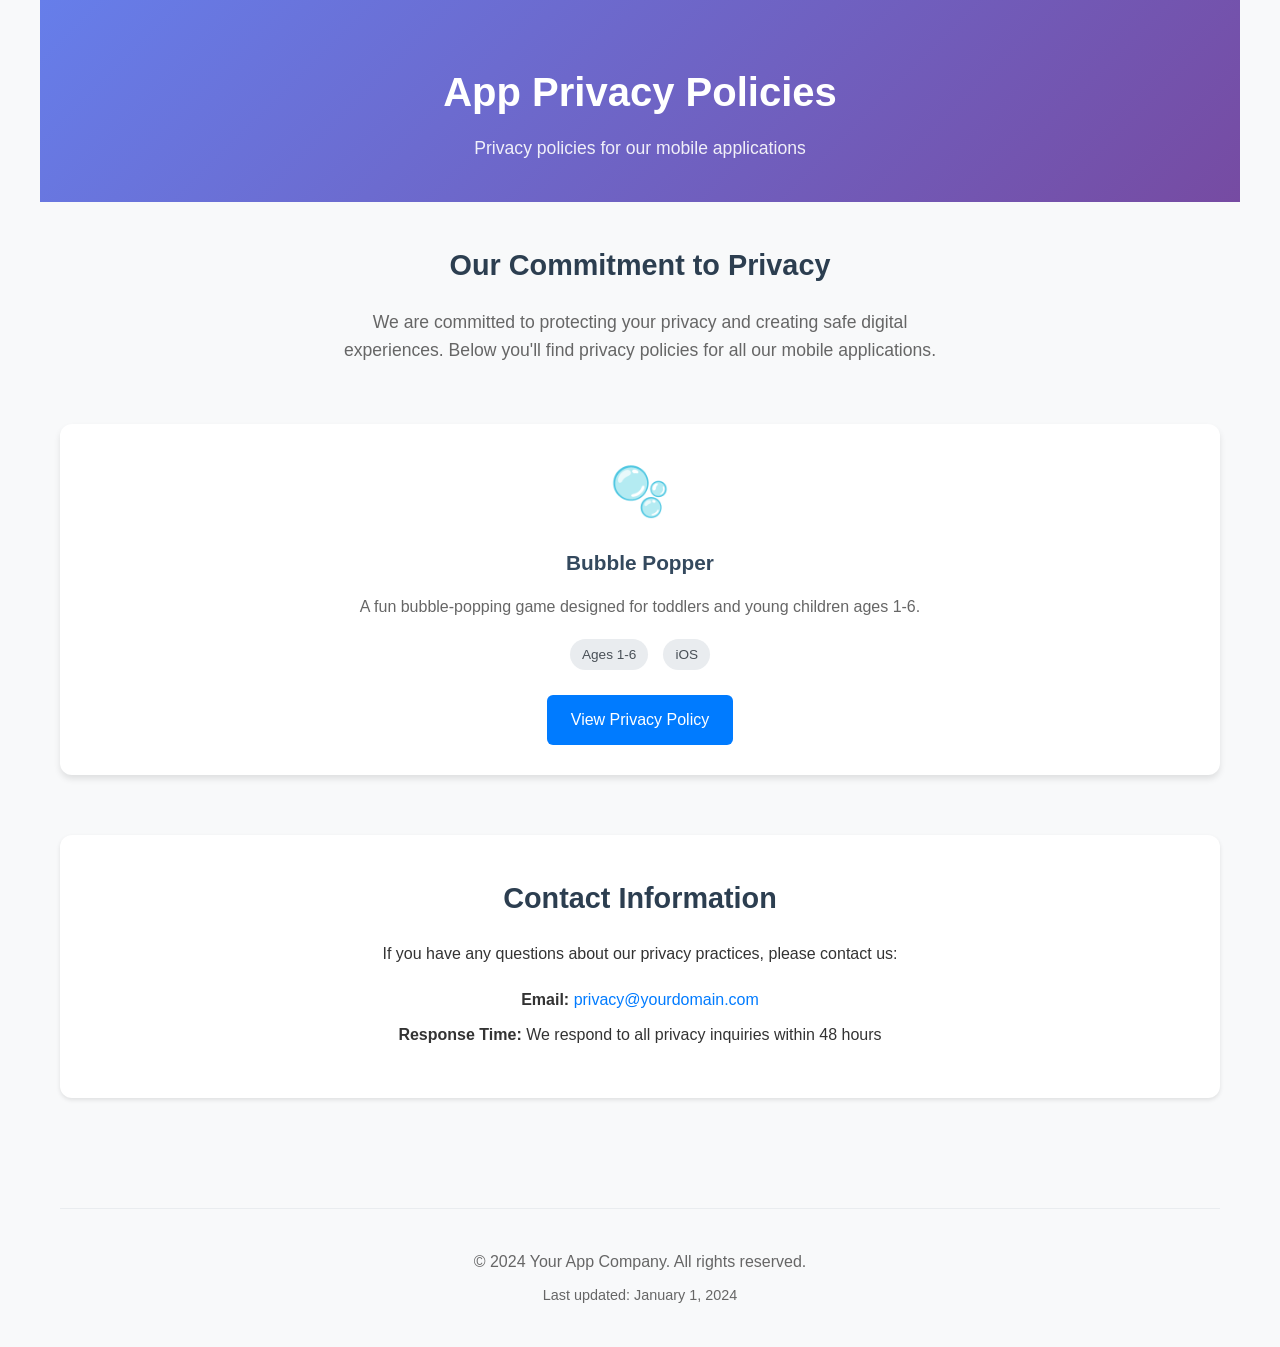
<file: HTML/index.html>
<!DOCTYPE html>
<html lang="en">
<head>
    <meta charset="UTF-8">
    <meta name="viewport" content="width=device-width, initial-scale=1.0">
    <title>App Privacy Policies</title>
    <link rel="stylesheet" href="styles.css">
</head>
<body>
    <div class="container">
        <header>
            <h1>App Privacy Policies</h1>
            <p class="subtitle">Privacy policies for our mobile applications</p>
        </header>

        <main>
            <section class="intro">
                <h2>Our Commitment to Privacy</h2>
                <p>We are committed to protecting your privacy and creating safe digital experiences. Below you'll find privacy policies for all our mobile applications.</p>
            </section>

            <section class="apps-grid">
                <div class="app-card">
                    <div class="app-icon">🫧</div>
                    <h3>Bubble Popper</h3>
                    <p>A fun bubble-popping game designed for toddlers and young children ages 1-6.</p>
                    <div class="app-details">
                        <span class="age-rating">Ages 1-6</span>
                        <span class="platform">iOS</span>
                    </div>
                    <a href="bubble-popper-privacy.html" class="privacy-link">View Privacy Policy</a>
                </div>

                <!-- Template for future apps -->
                <!-- 
                <div class="app-card">
                    <div class="app-icon">🎮</div>
                    <h3>Your Next App</h3>
                    <p>Description of your next app.</p>
                    <div class="app-details">
                        <span class="age-rating">Ages X-Y</span>
                        <span class="platform">iOS</span>
                    </div>
                    <a href="next-app-privacy.html" class="privacy-link">View Privacy Policy</a>
                </div>
                -->
            </section>

            <section class="contact">
                <h2>Contact Information</h2>
                <p>If you have any questions about our privacy practices, please contact us:</p>
                <div class="contact-info">
                    <p><strong>Email:</strong> <a href="mailto:privacy@yourdomain.com">privacy@yourdomain.com</a></p>
                    <p><strong>Response Time:</strong> We respond to all privacy inquiries within 48 hours</p>
                </div>
            </section>
        </main>

        <footer>
            <p>&copy; 2024 Your App Company. All rights reserved.</p>
            <p class="last-updated">Last updated: <time datetime="2024-01-01">January 1, 2024</time></p>
        </footer>
    </div>
</body>
</html>
</file>
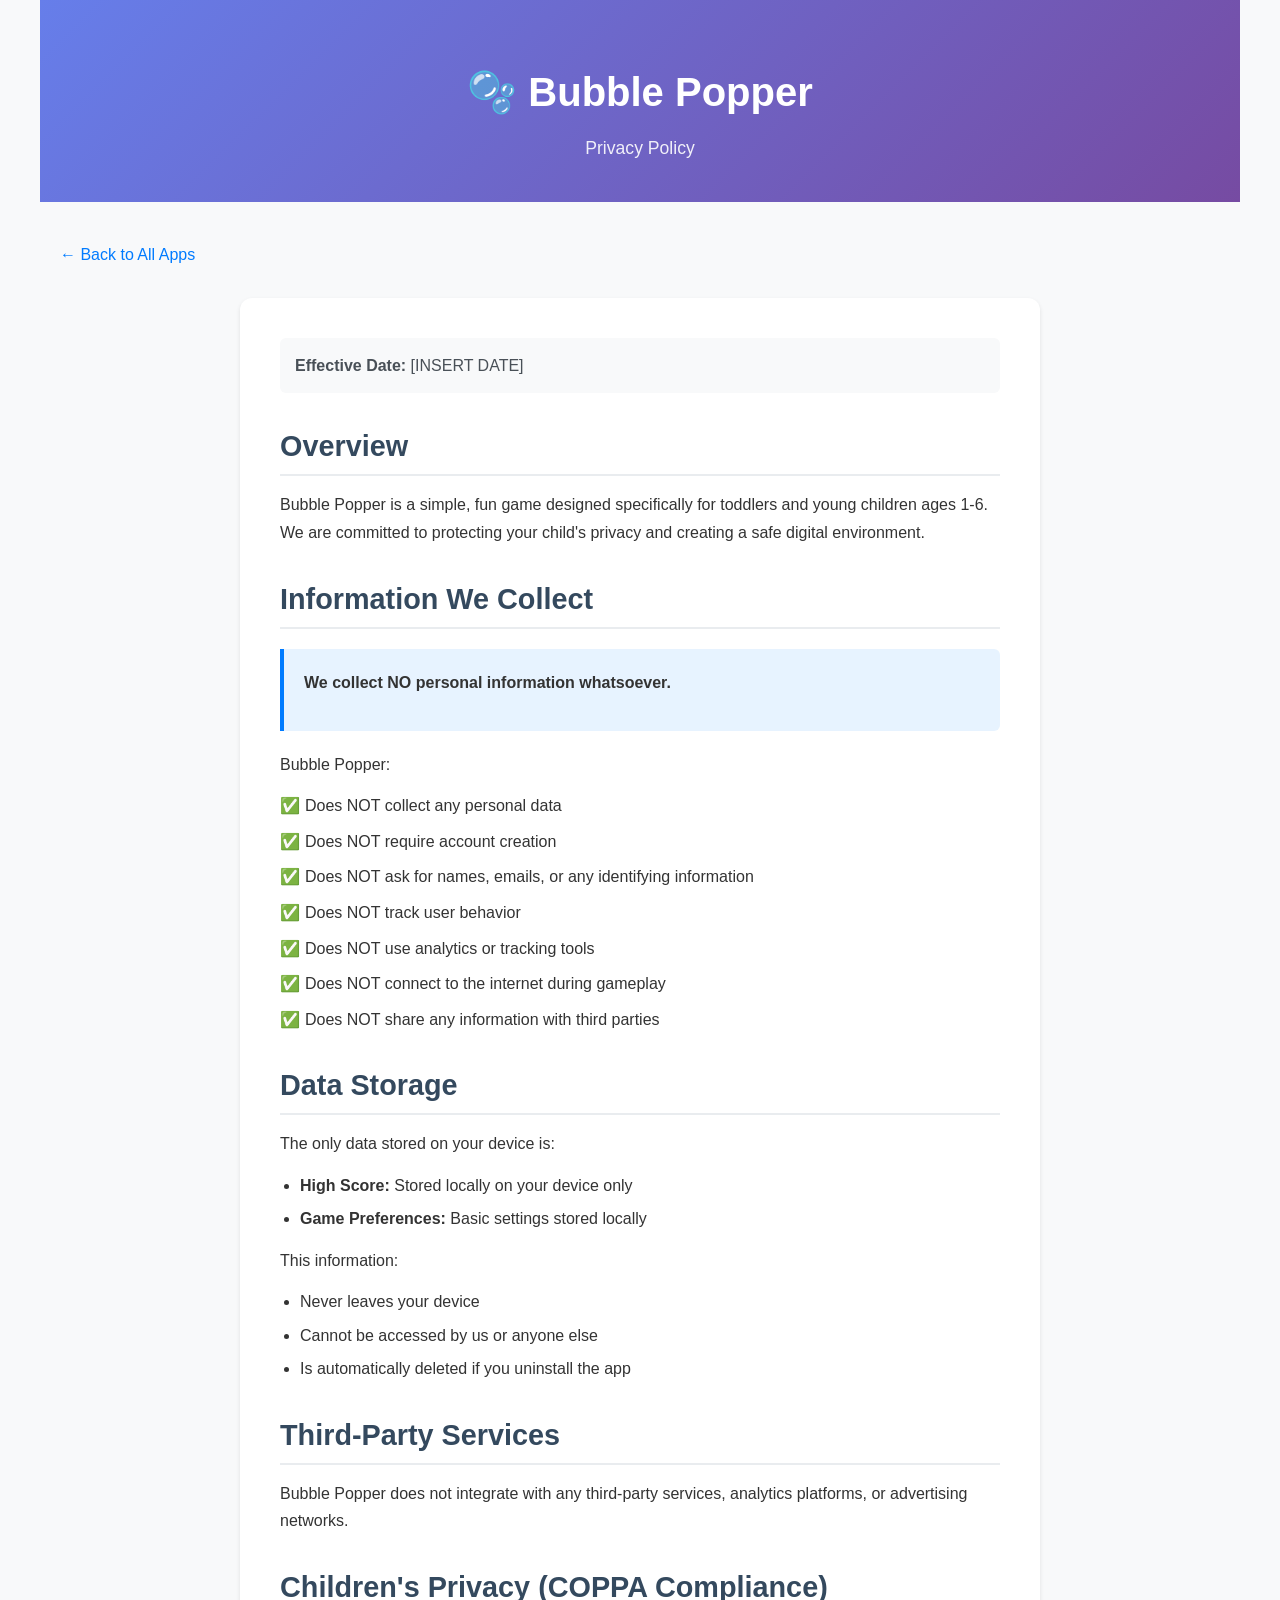
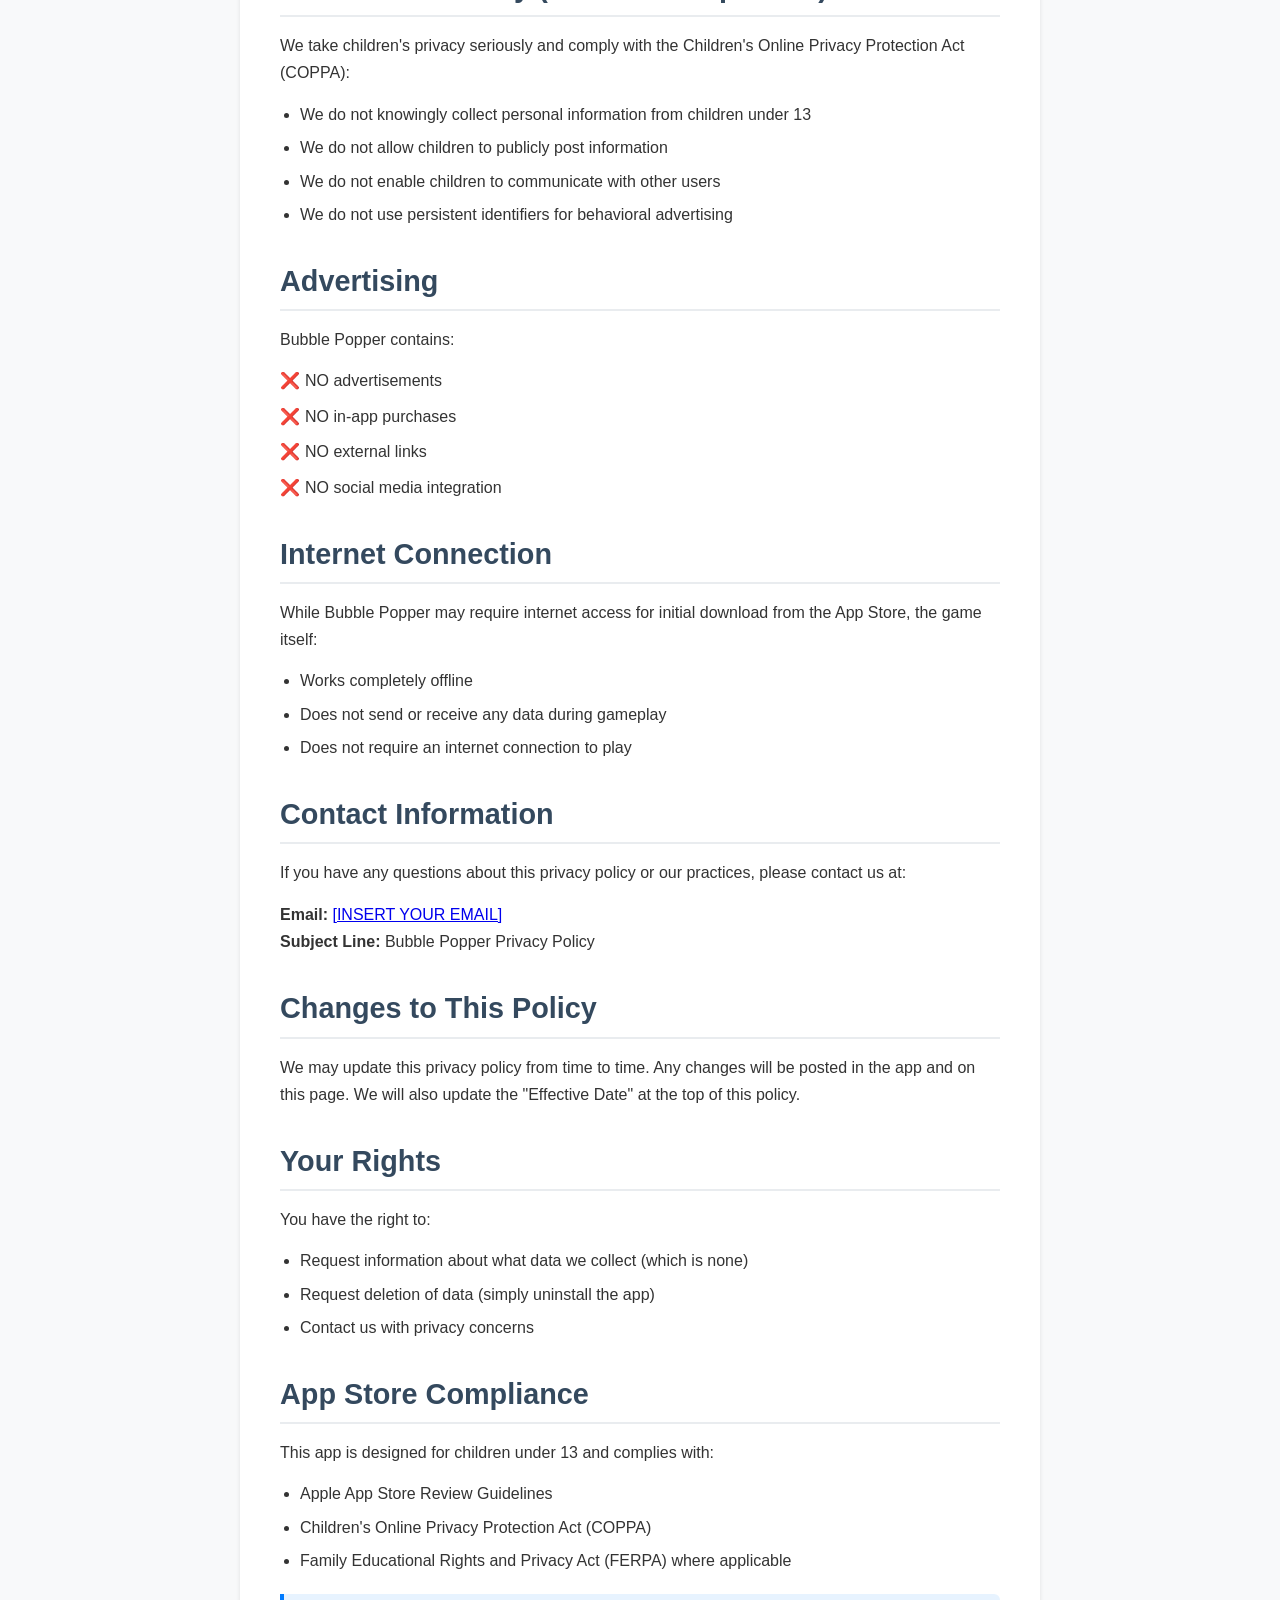
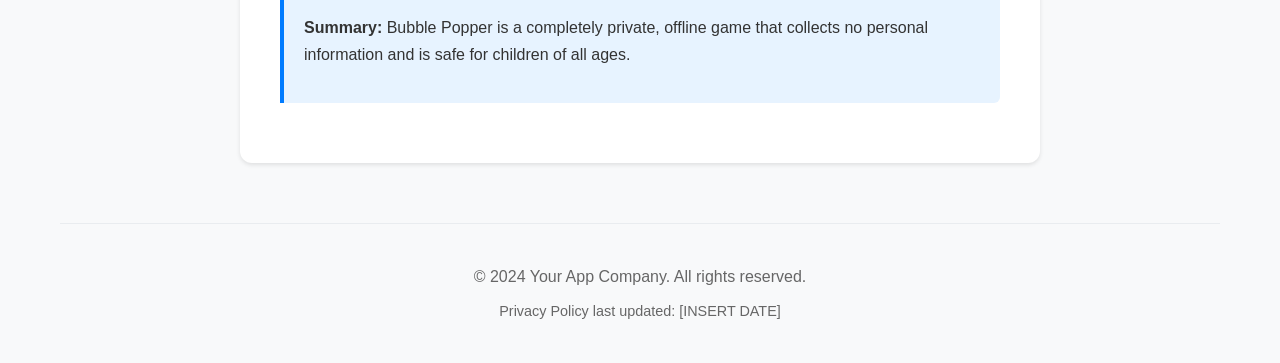
<file: HTML/bubble-popper-privacy.html>
<!DOCTYPE html>
<html lang="en">
<head>
    <meta charset="UTF-8">
    <meta name="viewport" content="width=device-width, initial-scale=1.0">
    <title>Bubble Popper - Privacy Policy</title>
    <link rel="stylesheet" href="styles.css">
</head>
<body>
    <div class="container">
        <header>
            <h1>🫧 Bubble Popper</h1>
            <p class="subtitle">Privacy Policy</p>
        </header>

        <main>
            <a href="index.html" class="back-link">← Back to All Apps</a>
            
            <div class="privacy-policy">
                <div class="effective-date">
                    <strong>Effective Date:</strong> [INSERT DATE]
                </div>

                <h2>Overview</h2>
                <p>Bubble Popper is a simple, fun game designed specifically for toddlers and young children ages 1-6. We are committed to protecting your child's privacy and creating a safe digital environment.</p>

                <h2>Information We Collect</h2>
                <div class="highlight">
                    <p><strong>We collect NO personal information whatsoever.</strong></p>
                </div>

                <p>Bubble Popper:</p>
                <ul class="check-list">
                    <li>Does NOT collect any personal data</li>
                    <li>Does NOT require account creation</li>
                    <li>Does NOT ask for names, emails, or any identifying information</li>
                    <li>Does NOT track user behavior</li>
                    <li>Does NOT use analytics or tracking tools</li>
                    <li>Does NOT connect to the internet during gameplay</li>
                    <li>Does NOT share any information with third parties</li>
                </ul>

                <h2>Data Storage</h2>
                <p>The only data stored on your device is:</p>
                <ul>
                    <li><strong>High Score:</strong> Stored locally on your device only</li>
                    <li><strong>Game Preferences:</strong> Basic settings stored locally</li>
                </ul>

                <p>This information:</p>
                <ul>
                    <li>Never leaves your device</li>
                    <li>Cannot be accessed by us or anyone else</li>
                    <li>Is automatically deleted if you uninstall the app</li>
                </ul>

                <h2>Third-Party Services</h2>
                <p>Bubble Popper does not integrate with any third-party services, analytics platforms, or advertising networks.</p>

                <h2>Children's Privacy (COPPA Compliance)</h2>
                <p>We take children's privacy seriously and comply with the Children's Online Privacy Protection Act (COPPA):</p>
                <ul>
                    <li>We do not knowingly collect personal information from children under 13</li>
                    <li>We do not allow children to publicly post information</li>
                    <li>We do not enable children to communicate with other users</li>
                    <li>We do not use persistent identifiers for behavioral advertising</li>
                </ul>

                <h2>Advertising</h2>
                <p>Bubble Popper contains:</p>
                <ul class="x-list">
                    <li>NO advertisements</li>
                    <li>NO in-app purchases</li>
                    <li>NO external links</li>
                    <li>NO social media integration</li>
                </ul>

                <h2>Internet Connection</h2>
                <p>While Bubble Popper may require internet access for initial download from the App Store, the game itself:</p>
                <ul>
                    <li>Works completely offline</li>
                    <li>Does not send or receive any data during gameplay</li>
                    <li>Does not require an internet connection to play</li>
                </ul>

                <h2>Contact Information</h2>
                <p>If you have any questions about this privacy policy or our practices, please contact us at:</p>
                <p><strong>Email:</strong> <a href="mailto:[INSERT YOUR EMAIL]">[INSERT YOUR EMAIL]</a><br>
                <strong>Subject Line:</strong> Bubble Popper Privacy Policy</p>

                <h2>Changes to This Policy</h2>
                <p>We may update this privacy policy from time to time. Any changes will be posted in the app and on this page. We will also update the "Effective Date" at the top of this policy.</p>

                <h2>Your Rights</h2>
                <p>You have the right to:</p>
                <ul>
                    <li>Request information about what data we collect (which is none)</li>
                    <li>Request deletion of data (simply uninstall the app)</li>
                    <li>Contact us with privacy concerns</li>
                </ul>

                <h2>App Store Compliance</h2>
                <p>This app is designed for children under 13 and complies with:</p>
                <ul>
                    <li>Apple App Store Review Guidelines</li>
                    <li>Children's Online Privacy Protection Act (COPPA)</li>
                    <li>Family Educational Rights and Privacy Act (FERPA) where applicable</li>
                </ul>

                <div class="highlight">
                    <p><strong>Summary:</strong> Bubble Popper is a completely private, offline game that collects no personal information and is safe for children of all ages.</p>
                </div>
            </div>
        </main>

        <footer>
            <p>&copy; 2024 Your App Company. All rights reserved.</p>
            <p class="last-updated">Privacy Policy last updated: <time datetime="2024-01-01">[INSERT DATE]</time></p>
        </footer>
    </div>
</body>
</html>
</file>
<file: HTML/styles.css>
/* Reset and Base Styles */
* {
    margin: 0;
    padding: 0;
    box-sizing: border-box;
}

body {
    font-family: -apple-system, BlinkMacSystemFont, 'Segoe UI', Roboto, Oxygen, Ubuntu, Cantarell, sans-serif;
    line-height: 1.6;
    color: #333;
    background-color: #f8f9fa;
}

.container {
    max-width: 1200px;
    margin: 0 auto;
    padding: 0 20px;
    min-height: 100vh;
    display: flex;
    flex-direction: column;
}

/* Header */
header {
    text-align: center;
    padding: 60px 0 40px;
    background: linear-gradient(135deg, #667eea 0%, #764ba2 100%);
    color: white;
    margin: 0 -20px;
    margin-bottom: 40px;
}

h1 {
    font-size: 2.5rem;
    font-weight: 700;
    margin-bottom: 10px;
}

.subtitle {
    font-size: 1.1rem;
    opacity: 0.9;
    font-weight: 300;
}

/* Main Content */
main {
    flex: 1;
}

section {
    margin-bottom: 50px;
}

h2 {
    font-size: 1.8rem;
    margin-bottom: 20px;
    color: #2c3e50;
}

h3 {
    font-size: 1.3rem;
    margin-bottom: 10px;
    color: #34495e;
}

/* Intro Section */
.intro {
    text-align: center;
    max-width: 600px;
    margin: 0 auto 60px;
}

.intro p {
    font-size: 1.1rem;
    color: #666;
}

/* Apps Grid */
.apps-grid {
    display: grid;
    grid-template-columns: repeat(auto-fit, minmax(300px, 1fr));
    gap: 30px;
    margin-bottom: 60px;
}

.app-card {
    background: white;
    border-radius: 12px;
    padding: 30px;
    box-shadow: 0 4px 6px rgba(0, 0, 0, 0.1);
    transition: transform 0.2s ease, box-shadow 0.2s ease;
    text-align: center;
}

.app-card:hover {
    transform: translateY(-5px);
    box-shadow: 0 8px 20px rgba(0, 0, 0, 0.15);
}

.app-icon {
    font-size: 3rem;
    margin-bottom: 15px;
}

.app-card h3 {
    margin-bottom: 15px;
}

.app-card p {
    color: #666;
    margin-bottom: 20px;
    line-height: 1.5;
}

.app-details {
    display: flex;
    justify-content: center;
    gap: 15px;
    margin-bottom: 25px;
}

.age-rating, .platform {
    background: #e9ecef;
    padding: 5px 12px;
    border-radius: 20px;
    font-size: 0.85rem;
    color: #495057;
    font-weight: 500;
}

.privacy-link {
    display: inline-block;
    background: #007bff;
    color: white;
    padding: 12px 24px;
    text-decoration: none;
    border-radius: 6px;
    font-weight: 500;
    transition: background-color 0.2s ease;
}

.privacy-link:hover {
    background: #0056b3;
}

/* Contact Section */
.contact {
    background: white;
    padding: 40px;
    border-radius: 12px;
    box-shadow: 0 2px 4px rgba(0, 0, 0, 0.1);
    text-align: center;
}

.contact-info {
    margin-top: 20px;
}

.contact-info p {
    margin-bottom: 10px;
}

.contact-info a {
    color: #007bff;
    text-decoration: none;
}

.contact-info a:hover {
    text-decoration: underline;
}

/* Footer */
footer {
    text-align: center;
    padding: 40px 0;
    color: #666;
    border-top: 1px solid #e9ecef;
    margin-top: 60px;
}

.last-updated {
    font-size: 0.9rem;
    margin-top: 10px;
}

/* Privacy Policy Styles */
.privacy-policy {
    background: white;
    padding: 40px;
    border-radius: 12px;
    box-shadow: 0 2px 4px rgba(0, 0, 0, 0.1);
    max-width: 800px;
    margin: 0 auto;
}

.privacy-policy h1 {
    color: #2c3e50;
    margin-bottom: 10px;
    font-size: 2.2rem;
}

.privacy-policy h2 {
    color: #34495e;
    margin-top: 30px;
    margin-bottom: 15px;
    padding-bottom: 5px;
    border-bottom: 2px solid #e9ecef;
}

.privacy-policy h3 {
    margin-top: 25px;
    margin-bottom: 10px;
}

.privacy-policy p {
    margin-bottom: 15px;
    line-height: 1.7;
}

.privacy-policy ul {
    margin: 15px 0;
    padding-left: 20px;
}

.privacy-policy li {
    margin-bottom: 8px;
    line-height: 1.6;
}

.privacy-policy .effective-date {
    background: #f8f9fa;
    padding: 15px;
    border-radius: 6px;
    margin-bottom: 30px;
    font-weight: 500;
    color: #495057;
}

.privacy-policy .highlight {
    background: #e7f3ff;
    padding: 20px;
    border-left: 4px solid #007bff;
    margin: 20px 0;
    border-radius: 0 6px 6px 0;
}

.privacy-policy .check-list {
    list-style: none;
    padding-left: 0;
}

.privacy-policy .check-list li {
    position: relative;
    padding-left: 25px;
    margin-bottom: 10px;
}

.privacy-policy .check-list li:before {
    content: "✅";
    position: absolute;
    left: 0;
}

.privacy-policy .x-list {
    list-style: none;
    padding-left: 0;
}

.privacy-policy .x-list li {
    position: relative;
    padding-left: 25px;
    margin-bottom: 10px;
}

.privacy-policy .x-list li:before {
    content: "❌";
    position: absolute;
    left: 0;
}

.back-link {
    display: inline-block;
    margin-bottom: 30px;
    color: #007bff;
    text-decoration: none;
    font-weight: 500;
}

.back-link:hover {
    text-decoration: underline;
}

/* Responsive Design */
@media (max-width: 768px) {
    .container {
        padding: 0 15px;
    }
    
    header {
        margin: 0 -15px;
        padding: 40px 15px 30px;
    }
    
    h1 {
        font-size: 2rem;
    }
    
    .apps-grid {
        grid-template-columns: 1fr;
        gap: 20px;
    }
    
    .app-card {
        padding: 25px;
    }
    
    .privacy-policy {
        padding: 25px;
    }
    
    .contact {
        padding: 25px;
    }
}
</file>
